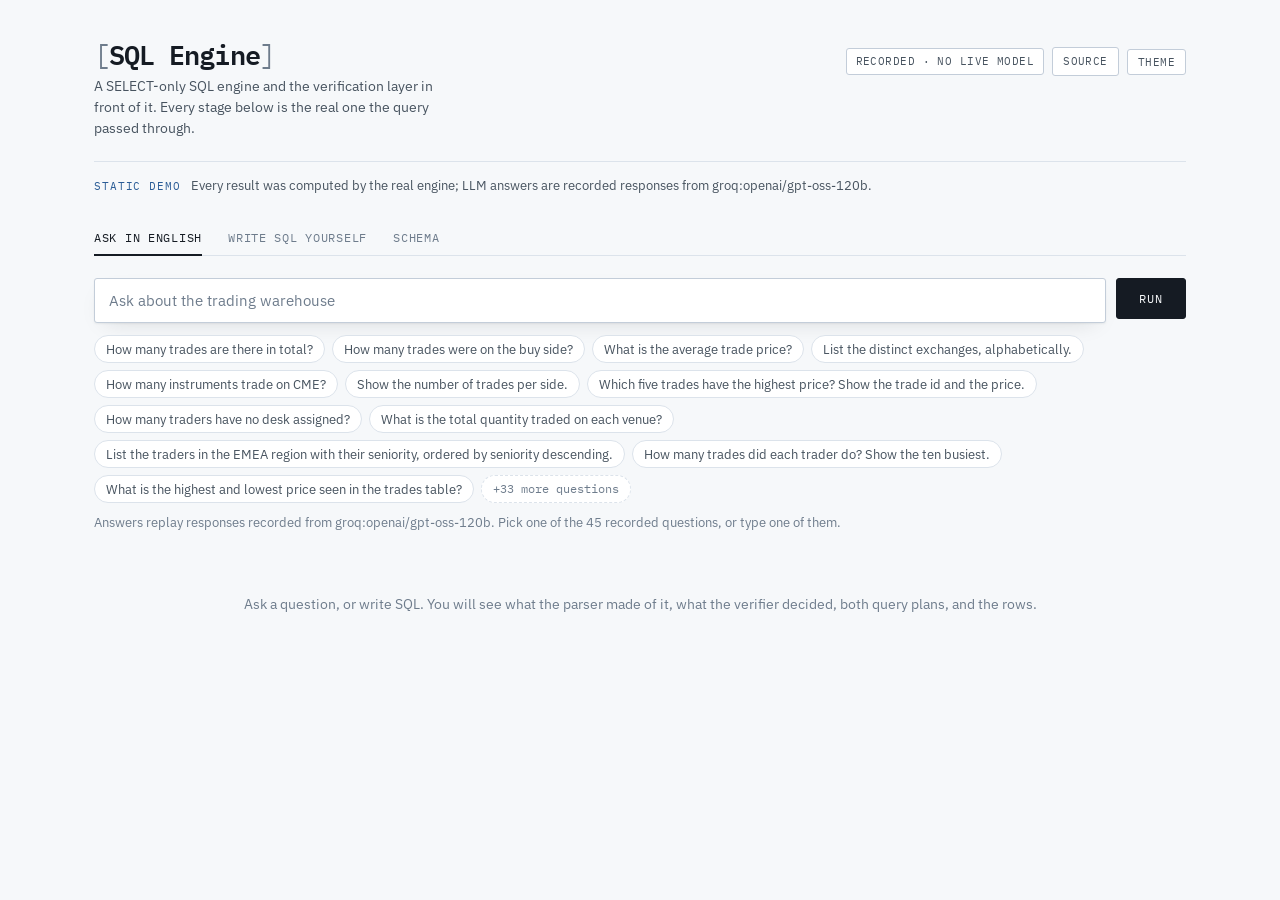
<file: web/index.html>
<!doctype html>
<html lang="en">
<head>
<meta charset="utf-8">
<meta name="viewport" content="width=device-width, initial-scale=1">
<title>SQL Engine</title>
<meta name="description" content="A SELECT-only SQL engine written from scratch, with a verification layer in front of an LLM text-to-SQL model. Static demo: every result was computed by the real engine.">
<link rel="icon" href="data:image/svg+xml,%3Csvg xmlns='http://www.w3.org/2000/svg' viewBox='0 0 16 16'%3E%3Cpath d='M5 2H2v12h3M11 2h3v12h-3' fill='none' stroke='%230F7A6E' stroke-width='2'/%3E%3C/svg%3E">
<link rel="preconnect" href="https://fonts.googleapis.com">
<link rel="preconnect" href="https://fonts.gstatic.com" crossorigin>
<link href="https://fonts.googleapis.com/css2?family=IBM+Plex+Mono:wght@400;500;600&family=IBM+Plex+Sans:wght@400;450;500;600&display=swap" rel="stylesheet">
<link rel="stylesheet" href="style.css">
</head>
<body>
<div class="wrap">

  <header class="masthead">
    <div>
      <h1 class="wordmark"><span class="bracket">[</span>SQL Engine<span class="bracket">]</span></h1>
      <p class="tagline">A SELECT-only SQL engine and the verification layer in front of it. Every stage below is the real one the query passed through.</p>
    </div>
    <div class="masthead-spacer"></div>
    <div class="chip-row">
      <span class="pill" id="model-pill">loading</span>
      <a class="ghost" id="source-link" href="https://github.com/rawatneelmayank1-sire/sql-engine">Source</a>
      <button class="ghost" id="theme-toggle" type="button">Theme</button>
    </div>
  </header>

  <p class="modeline" id="modeline">
    <span class="modeline-tag">Static demo</span>
    <span id="modeline-text">Every result was computed by the real engine; LLM answers are recorded responses.</span>
  </p>

  <div class="modes" role="tablist" aria-label="Input mode">
    <button class="mode" role="tab" id="tab-ask" aria-selected="true" aria-controls="panel-ask" type="button">Ask in English</button>
    <button class="mode" role="tab" id="tab-sql" aria-selected="false" aria-controls="panel-sql" type="button">Write SQL yourself</button>
    <button class="mode" role="tab" id="tab-schema" aria-selected="false" aria-controls="panel-schema" type="button">Schema</button>
  </div>

  <!-- ASK -->
  <section class="console" id="panel-ask" role="tabpanel" aria-labelledby="tab-ask">
    <form class="field" id="ask-form">
      <input type="text" id="question" autocomplete="off" spellcheck="false"
             placeholder="Ask about the trading warehouse" aria-label="Question">
      <button class="run" type="submit" id="ask-run">Run</button>
    </form>
    <div class="suggestions" id="ask-suggestions"></div>
    <p class="hint" id="ask-hint"></p>
  </section>

  <!-- SQL -->
  <section class="console" id="panel-sql" role="tabpanel" aria-labelledby="tab-sql" hidden>
    <form class="field" id="sql-form">
      <textarea id="sql" spellcheck="false" aria-label="SQL"
                placeholder="SELECT side, COUNT(*) FROM trades GROUP BY side"></textarea>
      <button class="run" type="submit" id="sql-run">Verify</button>
    </form>
    <span class="chip-label danger" id="refusal-label">Try to break it</span>
    <div class="suggestions" id="sql-suggestions"></div>
    <span class="chip-label" id="valid-label">Legitimate queries</span>
    <div class="suggestions" id="sql-valid-suggestions"></div>
    <p class="hint">The engine implements SELECT and nothing else, so a destructive statement has no grammar production to parse into.</p>
  </section>

  <!-- SCHEMA -->
  <section class="console" id="panel-schema" role="tabpanel" aria-labelledby="tab-schema" hidden>
    <div class="schema-grid" id="schema-grid"></div>
  </section>

  <!-- RAIL -->
  <section class="rail-shell" id="rail-shell" hidden>
    <div class="rail-head">
      <span class="rail-title">Pipeline</span>
      <span class="rail-verdict" id="rail-verdict"></span>
    </div>
    <div class="rail" id="rail"></div>
  </section>

  <div id="output" hidden>
    <div class="grid">
      <section class="panel">
        <div class="panel-head">
          <span class="panel-title">Query</span>
          <span class="panel-note" id="sql-note"></span>
        </div>
        <div class="panel-body"><pre class="code" id="final-sql"></pre></div>
      </section>

      <section class="panel">
        <div class="panel-head"><span class="panel-title">Verification</span></div>
        <div class="panel-body" id="verdict-body"></div>
      </section>
    </div>

    <section class="panel" id="attempts-panel" style="margin-top: var(--gap)" hidden>
      <div class="panel-head">
        <span class="panel-title">Attempts</span>
        <span class="panel-note" id="attempts-note"></span>
      </div>
      <div class="panel-body" id="attempts-body"></div>
    </section>

    <section class="panel" id="plan-panel" style="margin-top: var(--gap)" hidden>
      <div class="panel-head">
        <span class="panel-title">Logical plan</span>
        <div class="seg" role="group" aria-label="Plan view">
          <button type="button" id="plan-before" aria-pressed="false">Before</button>
          <button type="button" id="plan-after" aria-pressed="true">After</button>
        </div>
      </div>
      <div class="panel-body">
        <pre class="tree" id="plan-tree"></pre>
        <p class="hint" id="plan-summary"></p>
      </div>
    </section>

    <section class="panel" id="result-panel" style="margin-top: var(--gap)" hidden>
      <div class="panel-head">
        <span class="panel-title">Rows</span>
        <span class="panel-note" id="result-note"></span>
      </div>
      <div class="panel-body flush">
        <div class="table-scroll"><table id="result-table"></table></div>
      </div>
    </section>
  </div>

  <p class="empty" id="idle">Ask a question, or write SQL. You will see what the parser made of it, what the verifier decided, both query plans, and the rows.</p>

  <p class="sr-only" role="status" aria-live="polite" id="live"></p>
</div>

<!-- Precomputed by scripts/export_static_demo.py. Relative paths: the site lives under /sql-engine/. -->
<script src="data/schema.js"></script>
<script src="data/answers.js"></script>
<script src="data/queries.js"></script>
<script src="app.js"></script>
</body>
</html>
</file>
<file: web/style.css>
/* ---------------------------------------------------------------------------
   SQL Engine — instrument panel.

   The visual thesis: this is a bench instrument, not a chat window. A query is
   a signal passing through six stages, and the rail across the middle of the
   page is the readout. Amber means the signal was halted; teal means it passed.
   Everything else on the page is deliberately quiet so the rail is the one
   thing you remember.

   Type: IBM Plex Mono carries the display role, which inverts the usual
   hierarchy. In this product the machine's output is the headline, so the
   machine's typeface leads.
--------------------------------------------------------------------------- */

:root {
  color-scheme: light dark;

  --ground:      #F6F8FA;
  --panel:       #FFFFFF;
  --panel-sunk:  #EEF2F6;
  --rule:        #DCE3EB;
  --rule-strong: #C3CDD9;
  --ink:         #151B23;
  --ink-mid:     #47535F;
  --ink-dim:     #6E7C8C;

  --pass:        #0F7A6E;
  --pass-soft:   #D6EFEA;
  --refuse:      #A85712;
  --refuse-soft: #FBE8D4;
  --trace:       #2A5C96;
  --trace-soft:  #DEE9F6;

  --shadow: 0 1px 2px rgba(21, 27, 35, .06), 0 8px 24px -12px rgba(21, 27, 35, .18);

  --mono: "IBM Plex Mono", ui-monospace, "SF Mono", "Cascadia Mono", Menlo, monospace;
  --sans: "IBM Plex Sans", ui-sans-serif, system-ui, "Segoe UI", Roboto, sans-serif;

  --gap: 20px;
  --radius: 3px;
}

@media (prefers-color-scheme: dark) {
  :root:not([data-theme="light"]) {
    --ground:      #0D1117;
    --panel:       #151A21;
    --panel-sunk:  #10151B;
    --rule:        #232C36;
    --rule-strong: #38434F;
    --ink:         #E4EBF2;
    --ink-mid:     #A7B4C2;
    --ink-dim:     #788695;

    --pass:        #45BFAF;
    --pass-soft:   #10312E;
    --refuse:      #E5913F;
    --refuse-soft: #382612;
    --trace:       #79A6DC;
    --trace-soft:  #162434;

    --shadow: 0 1px 0 rgba(255,255,255,.02), 0 12px 32px -18px rgba(0,0,0,.9);
  }
}

:root[data-theme="dark"] {
  --ground:      #0D1117;
  --panel:       #151A21;
  --panel-sunk:  #10151B;
  --rule:        #232C36;
  --rule-strong: #38434F;
  --ink:         #E4EBF2;
  --ink-mid:     #A7B4C2;
  --ink-dim:     #788695;

  --pass:        #45BFAF;
  --pass-soft:   #10312E;
  --refuse:      #E5913F;
  --refuse-soft: #382612;
  --trace:       #79A6DC;
  --trace-soft:  #162434;

  --shadow: 0 1px 0 rgba(255,255,255,.02), 0 12px 32px -18px rgba(0,0,0,.9);
}

* { box-sizing: border-box; }

html { -webkit-text-size-adjust: 100%; }

body {
  margin: 0;
  background: var(--ground);
  color: var(--ink);
  font-family: var(--sans);
  font-size: 15px;
  line-height: 1.55;
  font-variant-numeric: tabular-nums;
}

a { color: var(--trace); }

:focus-visible {
  outline: 2px solid var(--trace);
  outline-offset: 2px;
  border-radius: 2px;
}

.wrap {
  max-width: 1140px;
  margin: 0 auto;
  padding: 0 24px 96px;
}

/* --- masthead ------------------------------------------------------------ */

.masthead {
  display: flex;
  flex-wrap: wrap;
  align-items: baseline;
  gap: 12px 20px;
  padding: 34px 0 22px;
  border-bottom: 1px solid var(--rule);
}

.wordmark {
  font-family: var(--mono);
  font-size: 27px;
  font-weight: 600;
  letter-spacing: -.035em;
  margin: 0;
}
.wordmark .bracket { color: var(--ink-dim); font-weight: 400; }

.tagline {
  font-size: 13.5px;
  color: var(--ink-mid);
  margin: 0;
  max-width: 44ch;
}

.masthead-spacer { flex: 1 1 40px; }

.chip-row { display: flex; gap: 8px; align-items: center; }

.pill {
  font-family: var(--mono);
  font-size: 11px;
  letter-spacing: .04em;
  text-transform: uppercase;
  padding: 4px 9px;
  border: 1px solid var(--rule-strong);
  border-radius: var(--radius);
  color: var(--ink-mid);
  background: var(--panel);
  white-space: nowrap;
}
.pill.live { border-color: var(--pass); color: var(--pass); }

button.ghost {
  font-family: var(--mono);
  font-size: 11px;
  letter-spacing: .04em;
  text-transform: uppercase;
  padding: 5px 10px;
  border: 1px solid var(--rule-strong);
  border-radius: var(--radius);
  color: var(--ink-mid);
  background: var(--panel);
  cursor: pointer;
}
button.ghost:hover { border-color: var(--ink-dim); color: var(--ink); }

/* --- mode tabs ------------------------------------------------------------ */

.modes {
  display: flex;
  gap: 0;
  margin: 26px 0 0;
  border-bottom: 1px solid var(--rule);
}

.mode {
  appearance: none;
  background: none;
  border: none;
  border-bottom: 2px solid transparent;
  margin-bottom: -1px;
  padding: 9px 0;
  margin-right: 26px;
  font-family: var(--mono);
  font-size: 12px;
  letter-spacing: .06em;
  text-transform: uppercase;
  color: var(--ink-dim);
  cursor: pointer;
}
.mode[aria-selected="true"] { color: var(--ink); border-bottom-color: var(--ink); }
.mode:hover { color: var(--ink-mid); }

/* --- input --------------------------------------------------------------- */

.console { padding: 22px 0 4px; }

.field {
  display: flex;
  gap: 10px;
  align-items: stretch;
}

.field input[type="text"],
.field textarea {
  flex: 1;
  min-width: 0;
  background: var(--panel);
  border: 1px solid var(--rule-strong);
  border-radius: var(--radius);
  color: var(--ink);
  padding: 12px 14px;
  font-family: var(--sans);
  font-size: 15px;
  box-shadow: var(--shadow);
}
.field textarea {
  font-family: var(--mono);
  font-size: 13.5px;
  line-height: 1.6;
  resize: vertical;
  min-height: 92px;
}
.field input::placeholder, .field textarea::placeholder { color: var(--ink-dim); }

button.run {
  flex: 0 0 auto;
  align-self: flex-start;
  padding: 12px 22px;
  border: 1px solid var(--ink);
  background: var(--ink);
  color: var(--ground);
  border-radius: var(--radius);
  font-family: var(--mono);
  font-size: 12px;
  letter-spacing: .08em;
  text-transform: uppercase;
  cursor: pointer;
}
button.run:hover { opacity: .88; }
button.run[disabled] { opacity: .45; cursor: default; }

.suggestions {
  display: flex;
  flex-wrap: wrap;
  gap: 7px;
  margin-top: 12px;
}

.suggestion {
  font-size: 12.5px;
  padding: 5px 11px;
  border: 1px solid var(--rule);
  border-radius: 100px;
  background: var(--panel);
  color: var(--ink-mid);
  cursor: pointer;
  font-family: var(--sans);
  text-align: left;
}
.suggestion:hover { border-color: var(--rule-strong); color: var(--ink); }
.suggestion.danger { font-family: var(--mono); font-size: 11.5px; color: var(--refuse); border-color: var(--refuse-soft); }
.suggestion.danger:hover { border-color: var(--refuse); }

.hint {
  font-size: 12.5px;
  color: var(--ink-dim);
  margin: 10px 0 0;
}

/* --- the rail: the signature element ------------------------------------- */

.rail-shell {
  margin-top: 30px;
  border: 1px solid var(--rule);
  border-radius: var(--radius);
  background: var(--panel);
  box-shadow: var(--shadow);
  overflow: hidden;
}

.rail-head {
  display: flex;
  align-items: center;
  gap: 12px;
  padding: 10px 16px;
  border-bottom: 1px solid var(--rule);
  background: var(--panel-sunk);
}

.rail-title {
  font-family: var(--mono);
  font-size: 11px;
  letter-spacing: .1em;
  text-transform: uppercase;
  color: var(--ink-dim);
}

.rail-verdict {
  margin-left: auto;
  font-family: var(--mono);
  font-size: 11.5px;
  letter-spacing: .06em;
  text-transform: uppercase;
}
.rail-verdict.passed { color: var(--pass); }
.rail-verdict.refused { color: var(--refuse); }

.rail {
  display: grid;
  grid-template-columns: repeat(6, 1fr);
  padding: 22px 16px 20px;
  position: relative;
}

.stage { position: relative; padding-top: 26px; text-align: center; }

/* the connecting trace, drawn behind the nodes */
.stage::before {
  content: "";
  position: absolute;
  top: 7px;
  left: -50%;
  width: 100%;
  height: 1px;
  background: var(--rule-strong);
}
.stage:first-child::before { display: none; }

.stage[data-status="passed"]::before { background: var(--pass); }
.stage[data-status="refused"]::before { background: var(--refuse); }

.node {
  position: absolute;
  top: 0;
  left: 50%;
  transform: translateX(-50%);
  width: 15px;
  height: 15px;
  border-radius: 50%;
  border: 1.5px solid var(--rule-strong);
  background: var(--panel);
}

.stage[data-status="passed"] .node {
  border-color: var(--pass);
  background: var(--pass);
  box-shadow: 0 0 0 4px var(--pass-soft);
}
.stage[data-status="refused"] .node {
  border-color: var(--refuse);
  background: var(--refuse);
  box-shadow: 0 0 0 4px var(--refuse-soft);
}
.stage[data-status="refused"] .node::after {
  content: "";
  position: absolute;
  inset: 4px;
  background: var(--panel);
  border-radius: 1px;
}

.stage-name {
  display: block;
  font-family: var(--mono);
  font-size: 11px;
  letter-spacing: .08em;
  text-transform: uppercase;
  color: var(--ink-dim);
}
.stage[data-status="passed"] .stage-name,
.stage[data-status="refused"] .stage-name { color: var(--ink); }

.stage-readout {
  display: block;
  font-family: var(--mono);
  font-size: 11px;
  color: var(--ink-dim);
  margin-top: 3px;
  min-height: 1.3em;
}

/* one orchestrated moment: the rail resolves left to right */
@media (prefers-reduced-motion: no-preference) {
  .rail.animate .stage { animation: settle .32s ease-out backwards; }
  .rail.animate .stage:nth-child(1) { animation-delay: .00s; }
  .rail.animate .stage:nth-child(2) { animation-delay: .07s; }
  .rail.animate .stage:nth-child(3) { animation-delay: .14s; }
  .rail.animate .stage:nth-child(4) { animation-delay: .21s; }
  .rail.animate .stage:nth-child(5) { animation-delay: .28s; }
  .rail.animate .stage:nth-child(6) { animation-delay: .35s; }
}
@keyframes settle {
  from { opacity: 0; transform: translateY(4px); }
  to   { opacity: 1; transform: none; }
}

/* --- panels -------------------------------------------------------------- */

.grid {
  display: grid;
  grid-template-columns: minmax(0, 1.35fr) minmax(0, 1fr);
  /* Panels size to their content rather than stretching to match each other; a
     refused query has no rows, and a tall empty box would imply something is missing. */
  align-items: start;
  gap: var(--gap);
  margin-top: var(--gap);
}

.panel {
  border: 1px solid var(--rule);
  border-radius: var(--radius);
  background: var(--panel);
  box-shadow: var(--shadow);
  overflow: hidden;
  min-width: 0;
}

.panel-head {
  display: flex;
  align-items: center;
  gap: 10px;
  padding: 10px 16px;
  border-bottom: 1px solid var(--rule);
  background: var(--panel-sunk);
}

.panel-title {
  font-family: var(--mono);
  font-size: 11px;
  letter-spacing: .1em;
  text-transform: uppercase;
  color: var(--ink-dim);
}

.panel-note {
  margin-left: auto;
  font-family: var(--mono);
  font-size: 11px;
  color: var(--ink-dim);
}

.panel-body { padding: 16px; }
.panel-body.flush { padding: 0; }

pre.code {
  margin: 0;
  font-family: var(--mono);
  font-size: 13px;
  line-height: 1.65;
  white-space: pre-wrap;
  word-break: break-word;
  color: var(--ink);
}

pre.tree {
  margin: 0;
  font-family: var(--mono);
  font-size: 12px;
  line-height: 1.6;
  color: var(--ink-mid);
  overflow-x: auto;
  white-space: pre;
}

/* --- verdict list --------------------------------------------------------- */

.check {
  display: flex;
  gap: 11px;
  padding: 9px 0;
  border-bottom: 1px solid var(--rule);
  align-items: flex-start;
}
.check:last-child { border-bottom: none; }

.check-mark {
  flex: 0 0 auto;
  font-family: var(--mono);
  font-size: 12px;
  line-height: 1.5;
  width: 1.4em;
}
.check.pass .check-mark { color: var(--pass); }
.check.fail .check-mark { color: var(--refuse); }
.check.skip .check-mark { color: var(--ink-dim); }
.check.skip .check-label { color: var(--ink-dim); }

.check-text { min-width: 0; }
.check-label { font-size: 13.5px; }
.check-detail {
  font-family: var(--mono);
  font-size: 11.5px;
  color: var(--ink-dim);
  margin-top: 3px;
  word-break: break-word;
}

.callout {
  border-left: 2px solid var(--refuse);
  background: var(--refuse-soft);
  padding: 11px 14px;
  margin: 0 0 14px;
  border-radius: 0 var(--radius) var(--radius) 0;
}
.callout.info { border-left-color: var(--trace); background: var(--trace-soft); }
.callout-title {
  font-family: var(--mono);
  font-size: 11px;
  letter-spacing: .08em;
  text-transform: uppercase;
  color: var(--refuse);
  display: block;
  margin-bottom: 3px;
}
.callout.info .callout-title { color: var(--trace); }
.callout-body { font-size: 13.5px; color: var(--ink); }

/* --- attempts ------------------------------------------------------------- */

.attempt {
  border: 1px solid var(--rule);
  border-radius: var(--radius);
  margin-bottom: 10px;
  overflow: hidden;
}
.attempt:last-child { margin-bottom: 0; }
.attempt-head {
  display: flex;
  gap: 10px;
  align-items: center;
  padding: 8px 12px;
  background: var(--panel-sunk);
  font-family: var(--mono);
  font-size: 11px;
  letter-spacing: .06em;
  text-transform: uppercase;
  color: var(--ink-dim);
}
.attempt-status { margin-left: auto; }
.attempt.fail .attempt-status { color: var(--refuse); }
.attempt.pass .attempt-status { color: var(--pass); }
.attempt-body { padding: 12px; }
.attempt-body pre { font-size: 12px; }
.attempt-reason {
  font-family: var(--mono);
  font-size: 11.5px;
  color: var(--refuse);
  margin-top: 9px;
  padding-top: 9px;
  border-top: 1px solid var(--rule);
  word-break: break-word;
}

/* --- plan toggle ---------------------------------------------------------- */

.seg {
  display: inline-flex;
  border: 1px solid var(--rule-strong);
  border-radius: var(--radius);
  overflow: hidden;
  margin-left: auto;
}
.seg button {
  appearance: none;
  border: none;
  background: var(--panel);
  color: var(--ink-dim);
  font-family: var(--mono);
  font-size: 10.5px;
  letter-spacing: .07em;
  text-transform: uppercase;
  padding: 4px 10px;
  cursor: pointer;
}
.seg button + button { border-left: 1px solid var(--rule-strong); }
.seg button[aria-pressed="true"] { background: var(--ink); color: var(--ground); }

/* --- results table -------------------------------------------------------- */

.table-scroll { overflow-x: auto; max-height: 460px; overflow-y: auto; }

table { border-collapse: collapse; width: 100%; font-family: var(--mono); font-size: 12.5px; }

thead th {
  position: sticky;
  top: 0;
  background: var(--panel-sunk);
  text-align: left;
  font-weight: 500;
  letter-spacing: .04em;
  color: var(--ink-mid);
  padding: 8px 14px;
  border-bottom: 1px solid var(--rule-strong);
  white-space: nowrap;
}

tbody td {
  padding: 6px 14px;
  border-bottom: 1px solid var(--rule);
  white-space: nowrap;
  color: var(--ink);
}
tbody tr:last-child td { border-bottom: none; }
td.num { text-align: right; }
td.null { color: var(--ink-dim); font-style: italic; }

/* --- misc ----------------------------------------------------------------- */

.empty {
  padding: 44px 16px;
  text-align: center;
  color: var(--ink-dim);
  font-size: 13.5px;
}

.schema-grid {
  display: grid;
  grid-template-columns: repeat(auto-fit, minmax(230px, 1fr));
  gap: 14px;
}
.schema-table { border: 1px solid var(--rule); border-radius: var(--radius); padding: 11px 13px; }
.schema-name {
  font-family: var(--mono);
  font-size: 12.5px;
  font-weight: 600;
  color: var(--ink);
}
.schema-meta { font-family: var(--mono); font-size: 10.5px; color: var(--ink-dim); margin-bottom: 7px; }
.schema-col { font-family: var(--mono); font-size: 11.5px; color: var(--ink-mid); }
.schema-col span { color: var(--ink-dim); }

[hidden] { display: none !important; }

.sr-only {
  position: absolute; width: 1px; height: 1px; padding: 0; margin: -1px;
  overflow: hidden; clip: rect(0 0 0 0); white-space: nowrap; border: 0;
}

@media (max-width: 900px) {
  .grid { grid-template-columns: 1fr; }
  .rail { grid-template-columns: repeat(3, 1fr); row-gap: 24px; }
  .stage:nth-child(4)::before { display: none; }
}

@media (max-width: 560px) {
  .wrap { padding: 0 16px 64px; }
  .rail { grid-template-columns: repeat(2, 1fr); }
  .stage:nth-child(odd)::before { display: none; }
  .field { flex-direction: column; }
  button.run { align-self: stretch; }
}

/* ---------------------------------------------------------------------------
   Static demo additions (web/ only; the live server's page does not need them).
   Everything below reuses the tokens above: no new colours, no new faces.
--------------------------------------------------------------------------- */

.chip-row { flex-wrap: wrap; justify-content: flex-end; }

a.ghost {
  display: inline-block;
  font-family: var(--mono);
  font-size: 11px;
  letter-spacing: .04em;
  text-transform: uppercase;
  padding: 5px 10px;
  border: 1px solid var(--rule-strong);
  border-radius: var(--radius);
  color: var(--ink-mid);
  background: var(--panel);
  text-decoration: none;
}
a.ghost:hover { border-color: var(--ink-dim); color: var(--ink); }

/* One honest line about what this page is. Quiet, like the hints. */
.modeline {
  display: flex;
  flex-wrap: wrap;
  align-items: baseline;
  gap: 4px 10px;
  margin: 14px 0 0;
  font-size: 12.5px;
  color: var(--ink-mid);
}
.modeline-tag {
  font-family: var(--mono);
  font-size: 11px;
  letter-spacing: .08em;
  text-transform: uppercase;
  color: var(--trace);
  white-space: nowrap;
}

/* The SQL examples come in two kinds, and the label says which. */
.chip-label {
  display: block;
  margin: 16px 0 0;
  font-family: var(--mono);
  font-size: 11px;
  letter-spacing: .1em;
  text-transform: uppercase;
  color: var(--ink-dim);
}
.chip-label + .suggestions { margin-top: 8px; }
.chip-label.danger { color: var(--refuse); }

/* SQL is code, whichever way the verdict goes: same face as the refusal chips. */
.suggestion.sql { font-family: var(--mono); font-size: 11.5px; }

.suggestion.more {
  font-family: var(--mono);
  font-size: 11.5px;
  color: var(--ink-dim);
  border-style: dashed;
}

/* Scoring against the gold query: evaluation, kept visibly apart from verification. */
.callout.match { border-left-color: var(--pass); background: var(--pass-soft); }
.callout.match .callout-title { color: var(--pass); }
.callout pre.code { font-size: 12px; margin-top: 8px; }
.callout-body code {
  font-family: var(--mono);
  font-size: 12px;
  word-break: break-word;
}
</file>
